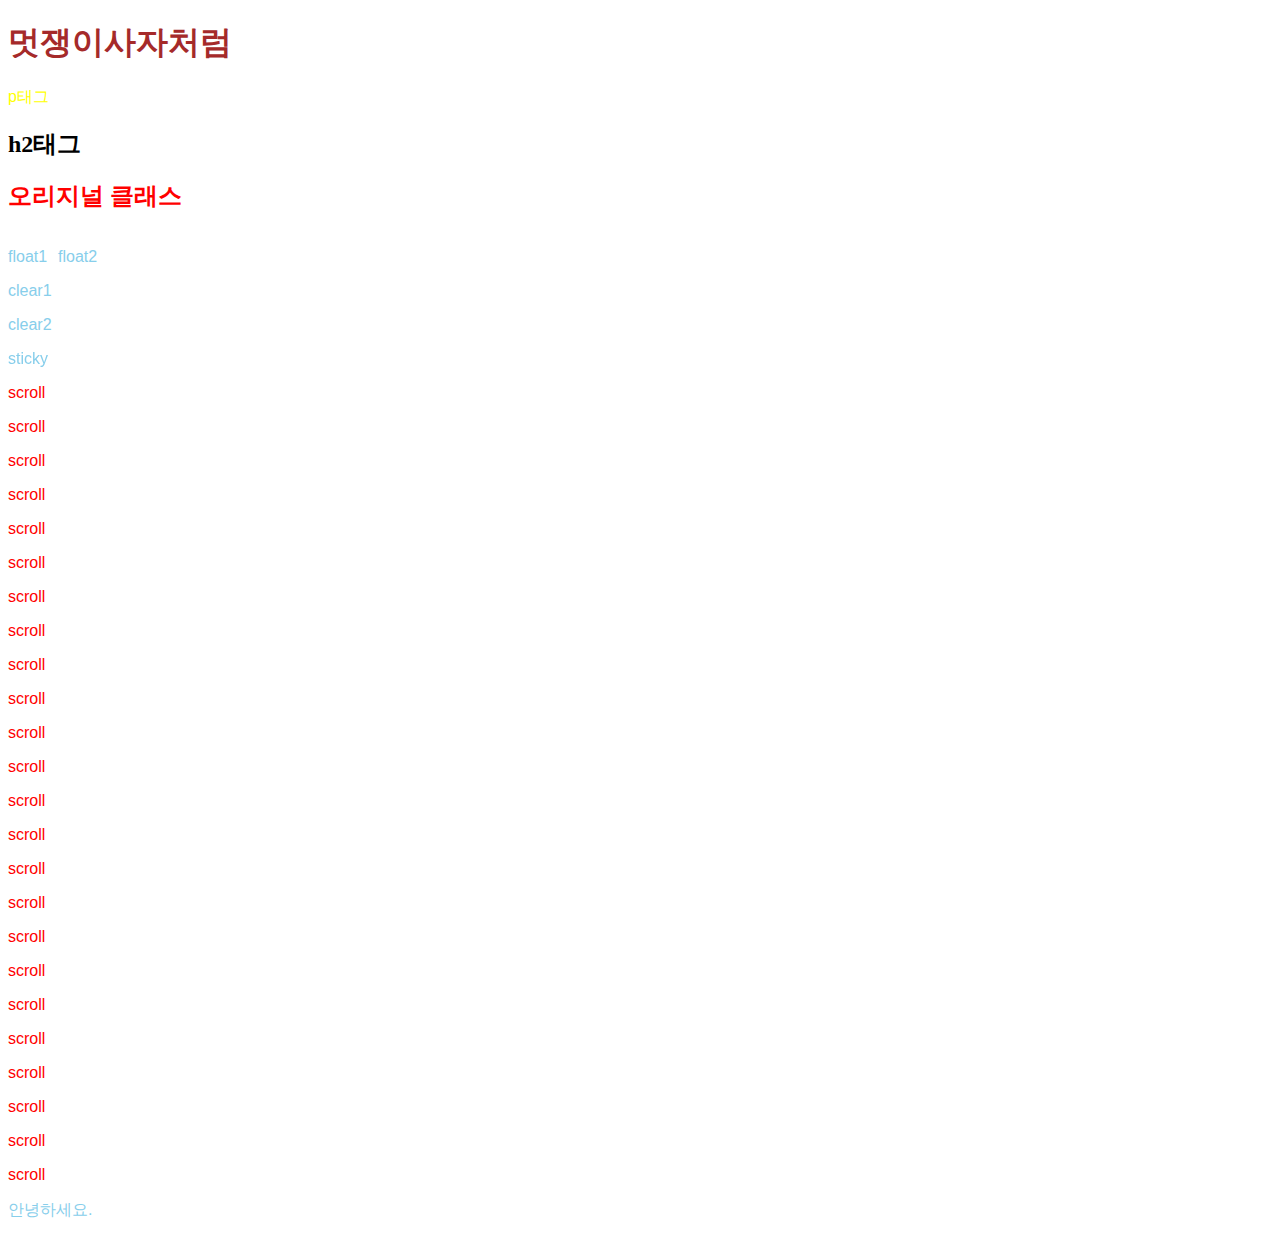
<file: index.html>
<!DOCTYPE html>
<html lang="en">
<head>
    <meta charset="UTF-8">
    <meta http-equiv="X-UA-Compatible" content="IE=edge">
    <meta name="viewport" content="width=<device-width>, initial-scale=1.0">
    <title>Document</title>

    <link rel="stylesheet" href="./style.css">
    <link rel="preconnect" href="https://fonts.googleapis.com">
    <link rel="preconnect" href="https://fonts.gstatic.com" crossorigin>
    <link href="https://fonts.google.com/specimen/Do+Hyeon?subset=korean&noto.script=Kore">
    
</head>
<body>
    <h1>멋쟁이사자처럼</h1>
    <div>
        <p class="coding">p태그</p>
        <h2 class="coding">h2태그</h2>
        <h2>오리지널 클래스</h2>
    </div>

    <div class="pink">
        <p>float1</p>
    </div>
    <div class="blue">
        <p>float2</p>
    </div>

    <div class="yellow">
        <p>clear1</p>
    </div>
    <div class="green">
        <p>clear2</p>
    </div>

    <div class="sticky">
        <p>sticky</p>
    </div>
    

    <p>scroll</p>
    <p>scroll</p>
    <p>scroll</p>
    <p>scroll</p>
    <p>scroll</p>
    <p>scroll</p>
    <p>scroll</p>
    <p>scroll</p>
    <p>scroll</p>
    <p>scroll</p>
    <p>scroll</p>
    <p>scroll</p>
    <p>scroll</p>
    <p>scroll</p>
    <p>scroll</p>
    <p>scroll</p>
    <p>scroll</p>
    <p>scroll</p>
    <p>scroll</p>
    <p>scroll</p>
    <p>scroll</p>
    <p>scroll</p>
    <p>scroll</p>
    <p>scroll</p>

    <div>
        <p>안녕하세요.</p>
    </div>
</body>
</html>
</file>
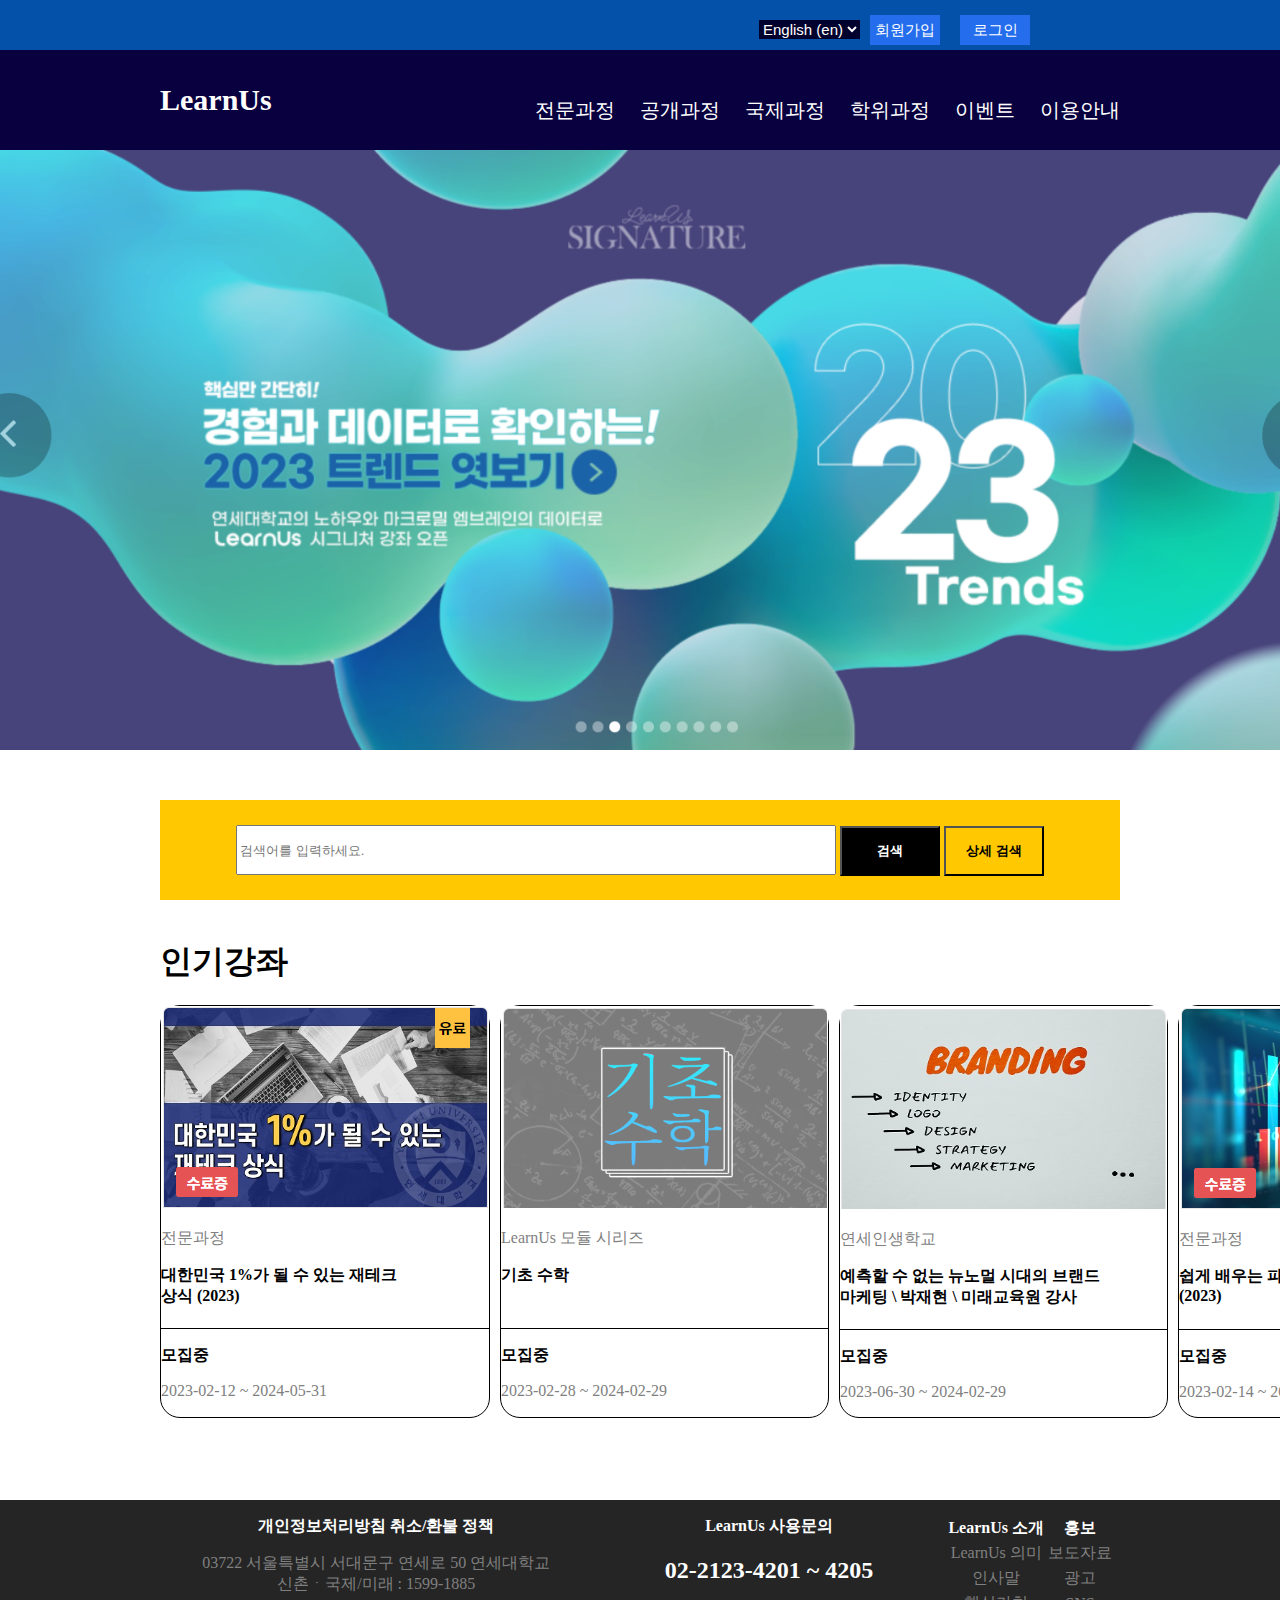
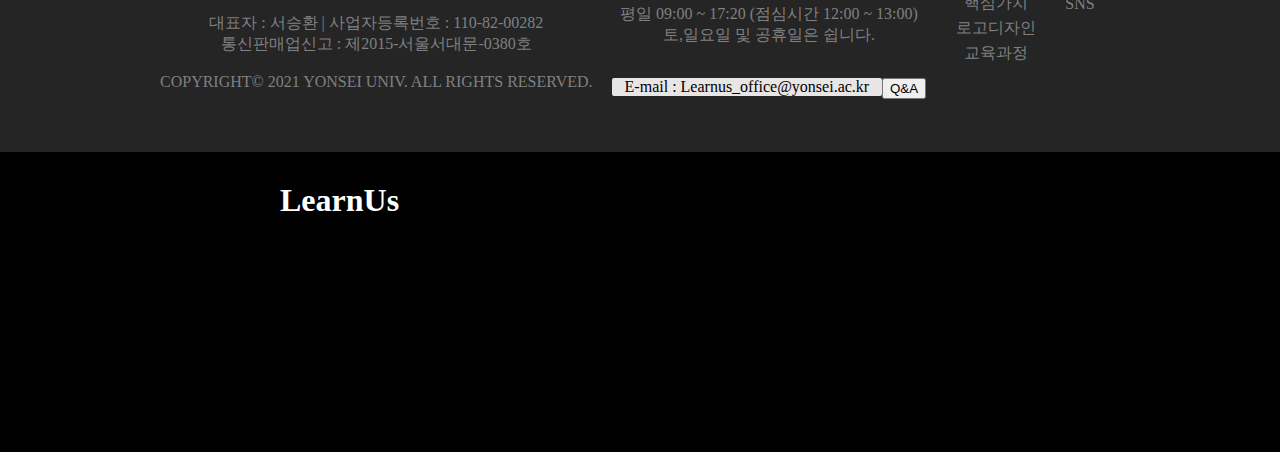
<file: 3주차과제.html>
<!DOCTYPE html>
<html lang="ko">
<head>
    <meta charset="UTF-8">
    <meta http-equiv="X-UA-Compatible" content="IE=edge">
    <meta name="viewport" content="width=device-width, initial-scale=1.0">
    <title>LearnUs</title>
    <link rel="stylesheet" href="./3주차과제.css">

</head>
<body>
    <nav>
        <div class="log-in">
            <p class="log"><a href="#">로그인</a></p>
            <p class="sign-in"><a href="#">회원가입</a></p>
            <select class="language">
                <option>English (en)</option>
                <option>한국어 (ko)</option>
            </select>
        </div>

        <div class="container">            
            <h1 class="nav-logo"><a href="./3주차과제">LearnUs</a></h1>
            <div class="nav-menu">
                <ul class="nav-btn">
                    <li><a href="#">전문과정</a></li>
                    <li><a href="#">공개과정</a></li>
                    <li><a href="#">국제과정</a></li>
                    <li><a href="#">학위과정</a></li>
                    <li><a href="#">이벤트</a></li>
                    <li><a href="#">이용안내</a></li>
                </ul>
            </div>
            </div>
            
        </div>
    </nav>

    <header class="hd">
        
    </header>

    <section class="sec">
        <div class="container">
            <div class="search">
                <input type="text" placeholder="검색어를 입력하세요." class="searchbox">
                <input type="button" value="검색" class="search-btn">
                <input type="button" value="상세 검색" class="advance">
            </div>
            <h1>인기강좌</h1>
            <div class="popular">
                <article class="artc">
                    <div class="img">
                        <img src="./img1.png" alt="img1">
                    </div>
                    <div class="info">
                        <p class="type">전문과정</p>
                        <p class="title">대한민국 1%가 될 수 있는 재테크<br>상식 (2023)</p>
                    </div>
                    <div class="stat">
                        <p class="status">모집중</p>
                        <p class="date">2023-02-12 ~ 2024-05-31</p>
                    </div>
                </article>
                <article class="artc">
                    <div class="img">
                        <img src="./img2.png" alt="img2">
                    </div>
                    <div class="info">
                        <p class="type">LearnUs 모듈 시리즈</p>
                        <p class="title">기초 수학</p>
                    </div>
                    <div class="stat">
                        <p class="status">모집중</p>
                        <p class="date">2023-02-28 ~ 2024-02-29</p>
                    </div>
                </article>
                <article class="artc">
                    <div class="img">
                        <img src="./img3.png" alt="img3">
                    </div>
                    <div class="info">
                        <p class="type">연세인생학교</p>
                        <p class="title">예측할 수 없는 뉴노멀 시대의 브랜드<br>마케팅 \ 박재현 \ 미래교육원 강사</p>
                    </div>
                    <div class="stat">
                        <p class="status">모집중</p>
                        <p class="date">2023-06-30 ~ 2024-02-29</p>
                    </div>
                </article>
                <article class="artc">
                    <div class="img">
                        <img src="./img4.png" alt="img4">
                    </div>
                    <div class="info">
                        <p class="type">전문과정</p>
                        <p class="title">쉽게 배우는 파이썬 통계학 입문<br>(2023)</p>
                    </div>
                    <div class="stat">
                        <p class="status">모집중</p>
                        <p class="date">2023-02-14 ~ 2024-04-30</p>
                    </div>
                </article>
            </div>
        </div>
    </section>
    <footer class="ft">
        <div class="container">
            <div class="first-layer">
                <div class="left">
                    <p class="bold">개인정보처리방침 취소/환불 정책</p>
                    <p class="gray">03722 서울특별시 서대문구 연세로 50 연세대학교<br>
                        신촌ㆍ국제/미래 : 1599-1885<br><br>
                        
                        대표자 : 서승환 | 사업자등록번호 : 110-82-00282<br>
                        통신판매업신고 : 제2015-서울서대문-0380호<br><br>
                        COPYRIGHT© 2021 YONSEI UNIV. ALL RIGHTS RESERVED.
                    </p>
                </div>
                <div class="center">
                    <p class="bold">LearnUs 사용문의</p>
                    <h2>02-2123-4201 ~ 4205</h2>
                    <p class="gray">평일 09:00 ~ 17:20 (점심시간 12:00 ~ 13:00)<br>
                    토,일요일 및 공휴일은 쉽니다.
                    </p>
                    <p class="email">E-mail : Learnus_office@yonsei.ac.kr</p>
                    <input type="button" value="Q&A" class="QA">
                </div>
                <div class="right">
                    <table>
                        <thead>
                            <tr>
                                <th>LearnUs 소개</th>
                                <th>홍보</th>
                            </tr>
                            
                        </thead>
                        <tbody>
                            <tr>
                                <td>LearnUs 의미</td>
                                <td>보도자료</td>
                            </tr>
                            <tr>
                                <td>인사말</td>
                                <td>광고</td>
                            </tr>
                            <tr>
                                <td>핵심가치</td>
                                <td>SNS</td>
                            </tr>
                            <tr>
                                <td>로고디자인</td>
                            </tr>
                            <tr>
                                <td>교육과정</td>
                            </tr>
                        </tbody>
                    </table>
                </div>
            </div>
            
        </div>
        <div class="second-layer">
            <h1 class="footer-logo">LearnUs</h1>
        </div>    
        
    </footer>
</body>
</html>
</file>
<file: style.css>
h1{
    color: brown;
}

/* universal selector */
* {
    box-sizing: border-box;
}

/* 다수의 selector 지정 가능 */
h2,p {
    color: red;
}

/* class를 통한 지정 */
.coding {
    color: yellow;
}

/* 특정 class 내에서 특정 tag만 지정 */
h2.coding {
    color: black;
}

/* id를 통한 지정 */
#original {
    color: purple;
}

/* 특정 id 내에서 특정 tag만 지정 */
h2#original {
    color: orange;
}

/* 자식 tag 지정 */
div p {
    color: skyblue;
}


/* [css 특징]
1. 폭포수(cascading)
같은 태그에 대한 규칙은 마지막으로 작성된 규칙 적용


2. 상속(inheritance)
부모요소의 css를 자식요소가 상속 but 자식요소의 css가 우선시

3. 우선순위(specificity)
css 규칙이 서로 충돌할 때
    1) html 요소의 style 속성 1000
    <h2 style="color: blue;"></h2>
    2) id로 선택된 요소 100
    3) class로 선택된 요소 10
    .coding { color: blue; }
    4) 태그의 이름으로 선택된 요소 1
    h2 { color: brown; } */

/* 
[inline 요소] ex) <a>,<img>,<span>
- 줄바꿈 X
- 태그로 감싸진 내용만큼 영역 차지
- width와 height로 요소 크기 조절 X ~ layout(다른 요소들과의 관계) 설정 불가능
- 좌우 margin, padding만 적용 가능

[block 요소] ex) <h1>,<p>,<div>
- 줄 바꿈 O
- width와 height로 요소 크기 조절 O
- 내용과 별개로 자신의 영역 존재

[inline-block] (display: inline-block, 메뉴바 등에 사용)
- 줄바꿈 X
- width와 height 가짐
- 상하 margin, padding이 레이아웃에 유효 

[box model]
여백(margin) [ 테두리(border) [ 패딩(padding) [ 내용(content) ] ] ] / 각각은 width와 height를 가짐

1)margin : 테두리로부터 다른 요소까지의 거리 / div { margin: 20px; margin: 20px(상하) 30px(좌우); 20px(상) 10px(우) 20px(하) 10px(좌); margin-top:20px;}
2)border : 내용을 둘러싼 테두리 / div { border: 6px solid blue; border-width: 6px;}
3)padding : 내용으로부터 테두리까지의 거리 / margin과 비슷
*/

/* 
div { box-sizing: content-box;}가 default (요소 사이즈에 패딩과 테두리 포함 X)
div { box-sizing: border-box;} (요소 사이즈에 패딩과 테두리 포함O)

따라서 * { box-sizing: border-box;}를 입력해놓고 시작해야 사이즈가 왜곡되지 않음
*/

/* [CSS의 단위]
1) px : 스크린을 구성하는 작은 점
2) % : 부모 요소를 기준으로 크기를 설정
3) em : 부모요소의 폰트 크기를 기준으로 (ex : div.outer{font-size: 20px;} => inner에서 width: 2em이면 20px*2=40px) 
   => 요소 간의 관계가 복잡하다. 따라서 최상위 요소인 <html>의 폰트 사이즈를 기준으로 하자.
4) rem : 루트 요소의 폰트 크기를 기준으로 (ex : html {font-size: 10px;} 이면 2rem=20px)
5) vw : 각 디바이스별 화면의 너비/높이를 기준으로 배율 설정 (ex : 브라우저 영역을 항상 꽉 채우기 -> div.expand{ height: 100vh;})
   => 스크롤을 통해서 하단의 컨텐츠로 이동 가능
*/

/* [이미지 다루기]
1) <img>로 이미지 삽입 (img태그는 인라인 요소라서 div로 마크업 후 사용하기도)
<div class="container">
    <img
        src=""
        alt=""
    >
</div>

    - img { max-width: 100%; } : 부모 영역에서 벗어나지 않도록 이미지의 너비 상한선을 100%로 설정
    - img { object-fit: cover; } : 이미지를 부모 요소의 영역의 크기 만큼 확대/축소 -> 원본 비율 유지 (object-fit은 기본적으로 가운데 정렬)
                        contain; : 이미지의 비율을 유지하면서 크기를 변경하여 부모 요소를 채움(높이와 너비 중 가장 먼저 부모의 크기에 도달하는 지점에서 멈춤
                        fill; : 이미지의 비율을 유지하지 않고 부모 요소의 크기에 맞춤


*/


/* [overflow]
<div class="overflow">
    CSS<br>IS<br>AWESOME
</div>

div.overflow {
    overflow: hidden; : 삐져나오는 부분을 아예 안보여줌
    overflow: scroll; : 스크롤을 통해 표현(가로, 세로 둘다 생성)
    overflow-x: scroll; : x축으로만 스크롤 생성
        => 무작정 scroll을 만드는 경우가 있음
    overflow: auto; : 넘치는 방향으로만 scroll 생성
*/

/*  [폰트 꾸미기] 
p {
    color: green;
    color: #008000; : Hex Color -> RGB의 값을 각각 16진수로 나타내어 조합
    font-style: italic; : 기울임꼴 -> span태그로도 가능
    font-weight: bold; : 굵게. 정도가 있음.
    text-decoration: underline; : 밑줄 표시
    text-decoration: none; : 밑줄 없애줌

a.link {
    color: black; : 클릭한 적이 없는 링크

a.visited {
    color: black; : 방문했던 링크
*/

/* [테두리 꾸미기]
<div class="containter">
</div>

.container {
    border-width: 2px;
    border-style: solid; : 실선으로 표시
    border-color: blue;

    border: 2px solid blue; : 한꺼번에 가능 (두께 스타일 색상)
    border-radius: 20px; : 모서리를 둥글게
*/

/* [배경 이미지 설정]
<div class="container">
    <p>안녕하세요</p>
</div?

.container {
    background-color: yellow;
    background-image: url(.jpg); : 기본값. 짤리고 안보이고...
    background-repeat: no-reapeat; : 이미지 한개만, 모서리의 시작 부분에만
    background-size: contain; : 이미지가 온전히 표현되는 것이 우선
    background-size: cover; : 요소의 배경을 모두 덮는 것이 우선 -> 짤릴수도
    background-position: center; : 가운데 정렬
=> 이미지 자체를 레이아웃에 맞는 해상도로 크롭해서 사용하는 것 권장!

p {
    background-color: skyblue;
*/

/* [요소 정렬하기]
body {
    margin: 0 auto; : body 내의 모든 것 가운데 정렬(상하의 margin=0, 좌우의 margin=auto)
        => 보통 상위의(부모의) 요소에 사용해서 전체를 정렬
        => 부모 block 요소의 width를 기준으로 하기 때문에 부모가 width값을 갖고 잇어야함
div {    
    text-align: center; : 부모 block 요소의 하위의 inline 요소를 가운데로 정렬
*/

/* --------------------------------------------- */


/* [Float : 자식 요소가 부모로부터 떠오르다... margin을 없애버리다]
- 원래는 부모요소의 width값만큼 자식 요소의 margin 값을 가짐
- 밑에 있는 요소가 겹쳐지게 됨....
    => 가로배치를 하고 싶은 모든 요소에 float

    */
div.pink, div.blue {
    width:50px;
    height:50px;
    float: left;
}


/* [clear]
=> div 요소의 가로 배치를 위해 float를 적용했는데.. float로 없어진 margin 영역 때문에 컨텐츠 범람

- float로 인해 딸려가는 현상 막아줌. float와 같은 방향 지정.
- clearfix : clear로 레이아웃을 고치는 양식
(범람을 막고 싶은 요소) ::after{ : 어떤 요소 바로 뒤에적용
    content: ""; 
    display: block;
    clear: both;

ex)
header::after{
    content:"";
    display: block;
    clear: both;
*/

/* [Flex] : 가로배치
- 원래는 float로 margin 없애고 margin을 따로 줘서 가로배치 해야됐음..
- Flexbox : Flex가 적용된 block 요소
    1) flex container : {display: flex;}를 선언한 부모 요소
    2) flex item : flex container의 자식 요소(배치를 원하는 요소)
    3) main axis : 가로배치의 주축; 세로배치의 보조축
    4) cross axis : 세로배치의 주축; 가로배치의 보조축

.container {
    display: flex; 자동으로 가로 배치
    justify-content: space-between; 요소 간 간격 일정하게 자동으로 할당
*/

/* [Position]
1) static : 모든 요소의 디폴트값. 생성된 위치
2) relative : 원래 위치를 기준으로 요소를 움직일 때 사용
div {
    position: relative;
    left: 50px; : 원래 위치 기준 left 50px

3) absolute : 가장 가까운 부모를 기준으로(static이 아닌것) 위치 지정,부모요소가 없으면 body를 기준으로 움직임
4) fixed : 브라우저 창을 기준으로 고정된 위치
div {
    position: fixed;
    top: 0;
    left: 0;

5)sticky : 스크롤로 특정 위치에 도달하면 고정
div {
    position: sticky;
    top: 0; : top 0인 위치에서 고정
*/

/* [Grid] : 페이지 레이아웃의 가이드라인
1) container : Grid system이 적용될 영역
2) row : 행. float된 column. 요소가 흘러 넘치기 않게 하는 역할
3) column : 열. 요소의 위치 결정에서 실질적인 역할 수행
4) gutter : row와 column 사이의 간격. 한 column 양 옆에 있는 margin이 gutter 구성

*/



/* --------------------------------------------- */

/* [Google Fonts]*/

/* [Font Awesome] : 다양한 아이콘 가져다 쓰기*/


div.yellow, div.green ::after{
    content:"";
    display: block;
    clear: both;
}

div.sticky {
    position: sticky;
    top: 0;
}

p {
    font-family: 'Do Hyeon', sans-serif;
}
</file>
<file: 3주차과제.css>
* {
    box-sizing: border-box;
}

body {
    margin: 0px;
    padding: 0px;
}

.container {
    width: 960px;
    margin: 0 auto;
}

a:link, a:visited {
    text-decoration: none;
    color: white;
}

.log-in {
    height:50px;
    background-color:rgb(4, 81, 169);
    line-height:30px;    
}

nav {
    
    height: 150px;
    background-color: rgb(9, 1, 63);
    line-height: 100px;

}

.log, .sign-in {
    background-color:rgb(36, 109, 236);
    width: 70px;
    height: 30px;
    text-align: center;
}

.nav-logo {
    font-size: 30px;
    float: left;
    margin: 0;
    
}

.log-in p {
    font-size:15px;
    float: right;
    margin-left: 10px;
    margin-right: 10px;
    color:white;
    
}

.log-in .log {
    margin-right: 250px;
}

.log-in .language {
    font-size:15px;
    float: right;
    background: rgb(1, 1, 45);
    color:white;
    margin-top:20px;
    border-style: none;
    
    
}

nav::after {
    content: "";
    display: block;
    clear: both;
}





.nav-menu {
    float: right;
}

.nav-btn {
    list-style-type: none;
    margin:0;
}

ul.nav-btn > li {
    float: left;
    margin-left: 25px;
    font-size:20px;
}

/* ---------------------------------------- */
/* header */
.hd {
    position: relative;
    height: 600px;
}


.hd:before {
    content: "";
    display: block;
    position: absolute;
    left: 0;
    top:0;
    width:100%;
    height: 100%;
    background-image: url("./learnus배너.png");
    background-size: cover;
    background-position: center center;
    background-repeat: no-repeat;
}


/* ------------------------------------------- */
/* section */

.sec {
    height:700px;
}

.search {
    position: relative;
    text-align: center;
    background-color: rgb(255, 200, 0);
    height: 100px;
    width:100%;
    margin-top: 50px;
}

.search input {
    position: relative;
    top:25px ;
}

.search .searchbox {
    width:600px;
    height:50px;
}

.search .search-btn {
    width: 100px;
    height: 50px;
    background-color: black;
    color: white;
    font-weight: bold;
}

.search .advance {
    width: 100px;
    height: 50px;
    background-color: transparent;
    font-weight: bold;
}

h1 {
    font-weight:900;
    margin-top:40px;
}

.popular {
    display: flex;
    justify-content: space-between;
    
}


.artc {
    border: 1px solid black ;
    border-radius: 20px;
    margin-right: 10px;
}


.artc .info {
    height: 100px;
}

.artc .stat {
    border-top: 1px solid black;
}

.type, .date {
    color: gray;
}

.title, .status {
    font-weight: bold;
}

/* footer */

footer {
    background-color: rgb(37, 37, 37);
}


.first-layer {
    display: flex;
    justify-content: space-between;
    text-align: center;
}

.bold {
    font-weight: bold;
    color: white;
}

.center h2 {
    color: white;
}

.right th {
    color: white;
}

.right td {
    color: gray;
}

.gray {
    color: gray;
}

.email {
    background-color: rgb(232, 229, 229);
    border-radius: 2px;
    float: left;
    width: 270px;
}

.QA {
    margin-top: 16px;
}



.second-layer {
    background-color: black;
    color: white;
    height: 300px;
    margin-top: 0;
    padding-top: 0;
}


.second-layer h1 {
    position: relative;
    top: 30px;
    margin-left: 280px;
}


table {
    margin-top: 15px;
    margin-right: 5px;
}
</file>
